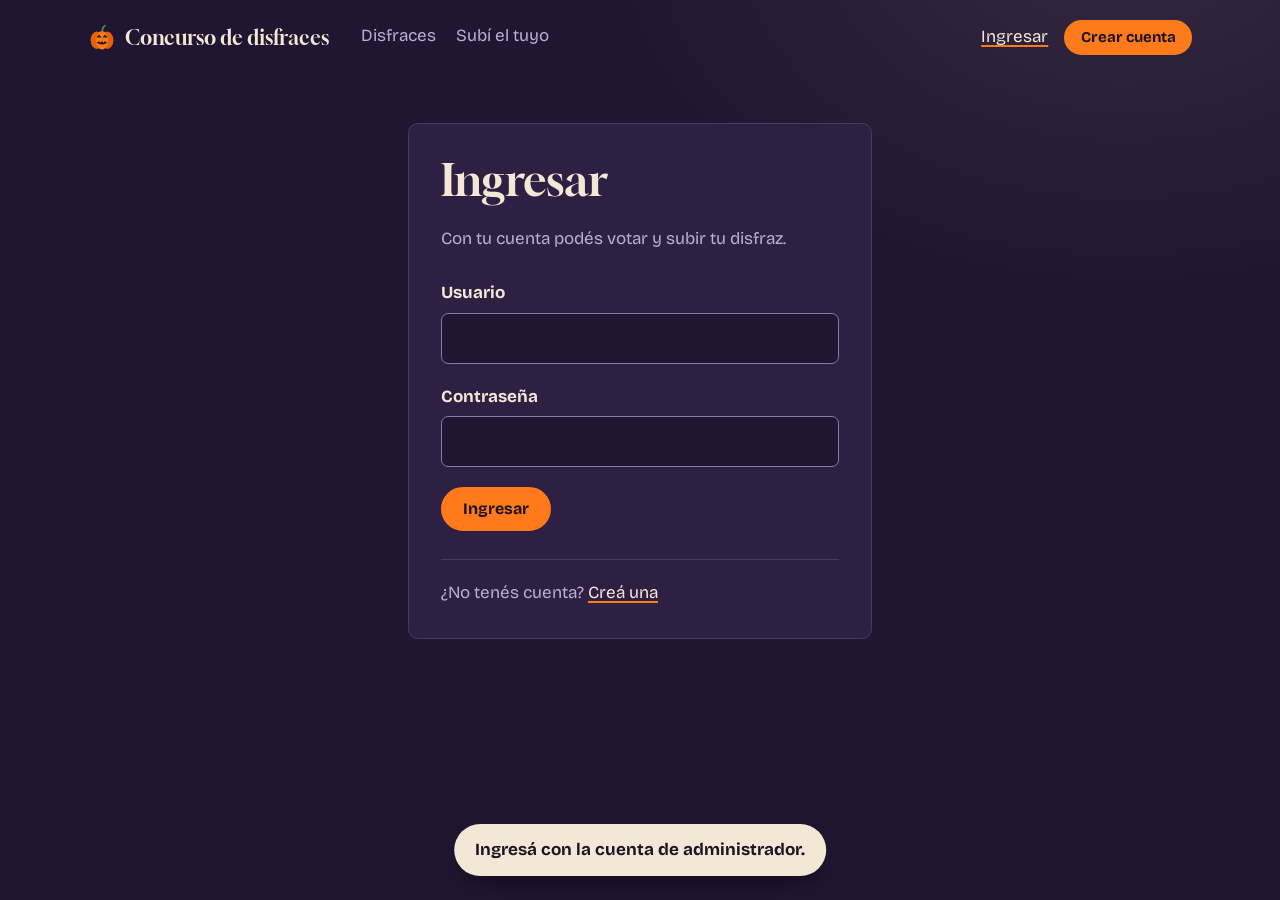
<file: admin.html>
<!doctype html>
<html lang="es-AR">
<head>
  <meta charset="utf-8">
  <meta name="viewport" content="width=device-width, initial-scale=1">
  <meta http-equiv="Content-Security-Policy" content="default-src 'self'; img-src 'self' data: blob:; object-src 'none'; base-uri 'self'; form-action 'self'">
  <meta name="robots" content="noindex">
  <title>Administrar disfraces | Concurso de disfraces de Halloween</title>
  <link rel="icon" href="img/calabaza.svg" type="image/svg+xml">
  <link rel="stylesheet" href="css/estilos.css">
  <script type="module" src="js/admin.js"></script>
</head>
<body>
  <a class="saltar" href="#contenido">Ir al contenido</a>

  <header class="cabecera">
    <a class="marca" href="index.html"><img src="img/calabaza.svg" alt="" width="28" height="28">Concurso de disfraces</a>
    <nav class="menu" aria-label="Principal">
      <a href="index.html">Disfraces</a>
      <a href="subir.html">Subí el tuyo</a>
    </nav>
    <div class="cuenta" id="cuenta"></div>
  </header>

  <main id="contenido" tabindex="-1" class="pagina admin">
    <p class="admin__estado" id="estado" role="status" aria-live="polite">Comprobando permisos…</p>

    <div id="panel" hidden>
      <div class="admin__cabeza">
        <div>
          <h1>Administrar disfraces</h1>
          <p class="admin__resumen" id="resumen" aria-live="polite"></p>
        </div>
        <button class="boton" type="button" id="agregar">Agregar disfraz</button>
      </div>

      <div class="tabla-contenedor">
        <table class="tabla">
          <caption class="solo-lectores">Disfraces del concurso, publicados y eliminados</caption>
          <thead>
            <tr>
              <th scope="col">Foto</th>
              <th scope="col">Disfraz</th>
              <th scope="col" class="tabla__numero">Votos</th>
              <th scope="col">Estado</th>
              <th scope="col"><span class="solo-lectores">Acciones</span></th>
            </tr>
          </thead>
          <tbody id="filas"></tbody>
        </table>
      </div>
    </div>
  </main>

  <dialog class="dialogo" id="dialogo-disfraz" aria-labelledby="dialogo-titulo">
    <form id="formulario" class="formulario" novalidate>
      <h2 id="dialogo-titulo">Agregar disfraz</h2>
      <div class="campo">
        <label for="nombre">Nombre</label>
        <input id="nombre" name="nombre" required minlength="2" maxlength="50" aria-describedby="contador-nombre error-nombre">
        <p class="campo__ayuda campo__contador" id="contador-nombre"></p>
        <p class="campo__error" id="error-nombre"></p>
      </div>
      <div class="campo">
        <label for="descripcion">Descripción</label>
        <textarea id="descripcion" name="descripcion" rows="4" required minlength="5" maxlength="500" aria-describedby="contador-descripcion error-descripcion"></textarea>
        <p class="campo__ayuda campo__contador" id="contador-descripcion"></p>
        <p class="campo__error" id="error-descripcion"></p>
      </div>
      <div class="campo campo--foto">
        <img class="campo__miniatura" id="miniatura" alt="" hidden>
        <div>
          <label for="foto" id="etiqueta-foto">Foto <span class="campo__opcional">(opcional)</span></label>
          <input id="foto" name="foto" type="file" accept="image/jpeg,image/png,image/gif,image/webp" aria-describedby="error-foto">
          <label class="casilla" id="quitar-foto-caja" hidden><input type="checkbox" id="quitar-foto" name="quitar"> Quitar la foto actual</label>
          <p class="campo__error" id="error-foto" aria-live="polite"></p>
        </div>
      </div>
      <p class="formulario__error" role="alert"></p>
      <div class="dialogo__botones">
        <button class="boton boton--secundario" type="button" data-cerrar>Cancelar</button>
        <button class="boton" type="submit" id="guardar">Agregar</button>
      </div>
    </form>
  </dialog>

  <dialog class="dialogo dialogo--chico" id="dialogo-eliminar" aria-labelledby="eliminar-titulo">
    <form method="dialog">
      <h2 id="eliminar-titulo">¿Eliminar este disfraz?</h2>
      <p id="eliminar-texto"></p>
      <div class="dialogo__botones">
        <button class="boton boton--secundario" value="cancelar">Cancelar</button>
        <button class="boton boton--peligro" value="eliminar">Eliminar</button>
      </div>
    </form>
  </dialog>

  <div class="aviso" id="aviso" role="status" aria-live="polite"></div>
</body>
</html>
</file>
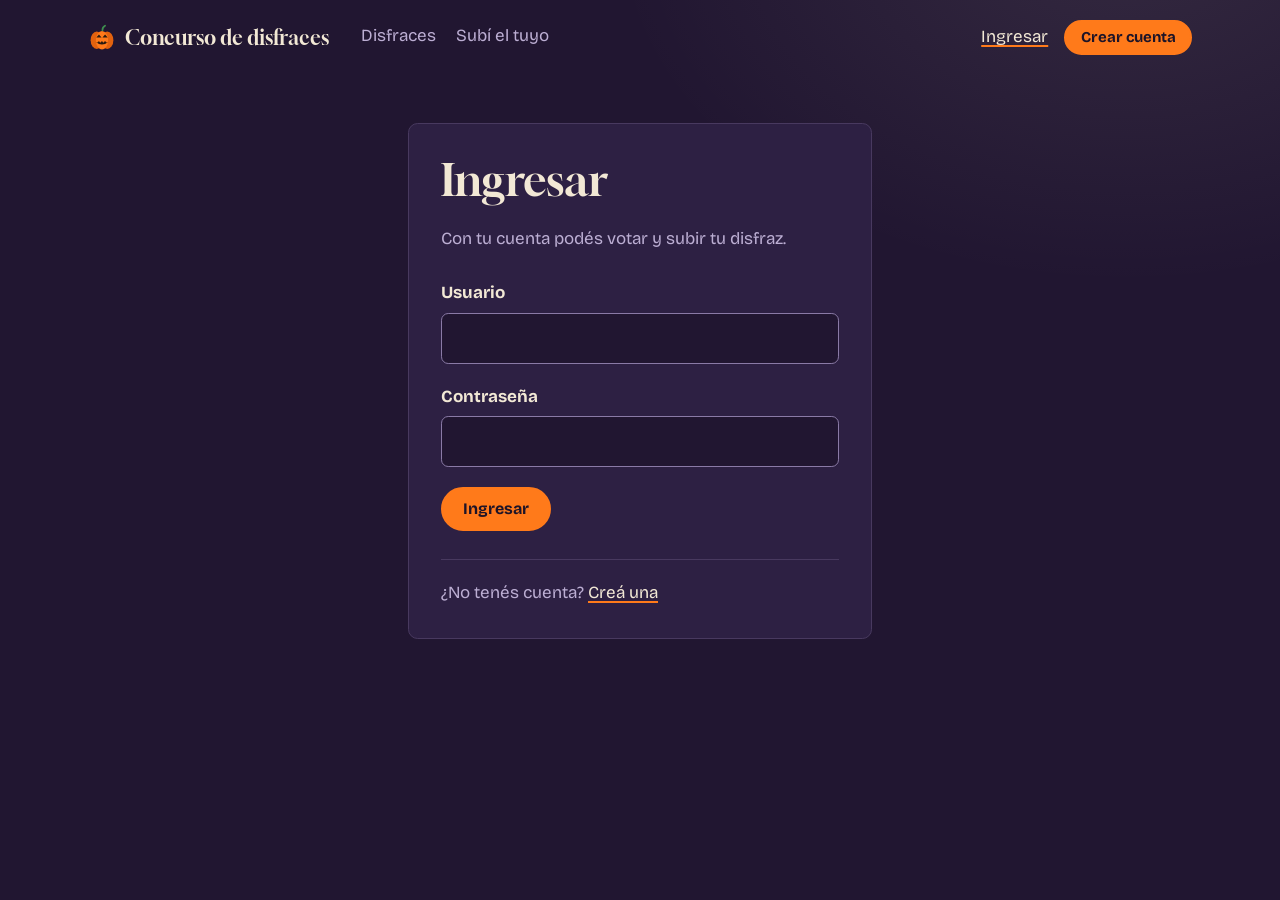
<file: login.html>
<!doctype html>
<html lang="es-AR">
<head>
  <meta charset="utf-8">
  <meta name="viewport" content="width=device-width, initial-scale=1">
  <meta http-equiv="Content-Security-Policy" content="default-src 'self'; img-src 'self' data: blob:; object-src 'none'; base-uri 'self'; form-action 'self'">
  <title>Ingresar | Concurso de disfraces de Halloween</title>
  <link rel="icon" href="img/calabaza.svg" type="image/svg+xml">
  <link rel="stylesheet" href="css/estilos.css">
  <script type="module" src="js/login.js"></script>
</head>
<body>
  <a class="saltar" href="#contenido">Ir al contenido</a>

  <header class="cabecera">
    <a class="marca" href="index.html"><img src="img/calabaza.svg" alt="" width="28" height="28">Concurso de disfraces</a>
    <nav class="menu" aria-label="Principal">
      <a href="index.html">Disfraces</a>
      <a href="subir.html">Subí el tuyo</a>
    </nav>
    <div class="cuenta" id="cuenta"></div>
  </header>

  <main id="contenido" tabindex="-1" class="pagina pagina--angosta">
    <section class="panel" aria-labelledby="titulo">
      <h1 id="titulo">Ingresar</h1>
      <p class="panel__bajada">Con tu cuenta podés votar y subir tu disfraz.</p>

      <form id="formulario" class="formulario" novalidate>
        <div class="campo">
          <label for="nombre">Usuario</label>
          <input id="nombre" name="nombre" autocomplete="username" required maxlength="30" aria-describedby="error-nombre" autocapitalize="none" spellcheck="false">
          <p class="campo__error" id="error-nombre"></p>
        </div>
        <div class="campo">
          <label for="clave">Contraseña</label>
          <input id="clave" name="clave" type="password" autocomplete="current-password" required aria-describedby="error-clave">
          <p class="campo__error" id="error-clave"></p>
        </div>
        <p class="formulario__error" role="alert"></p>
        <button class="boton" type="submit">Ingresar</button>
      </form>

      <p class="panel__alterna">¿No tenés cuenta? <a id="ir-registro" href="registro.html">Creá una</a></p>
    </section>
  </main>

  <div class="aviso" id="aviso" role="status" aria-live="polite"></div>
</body>
</html>
</file>
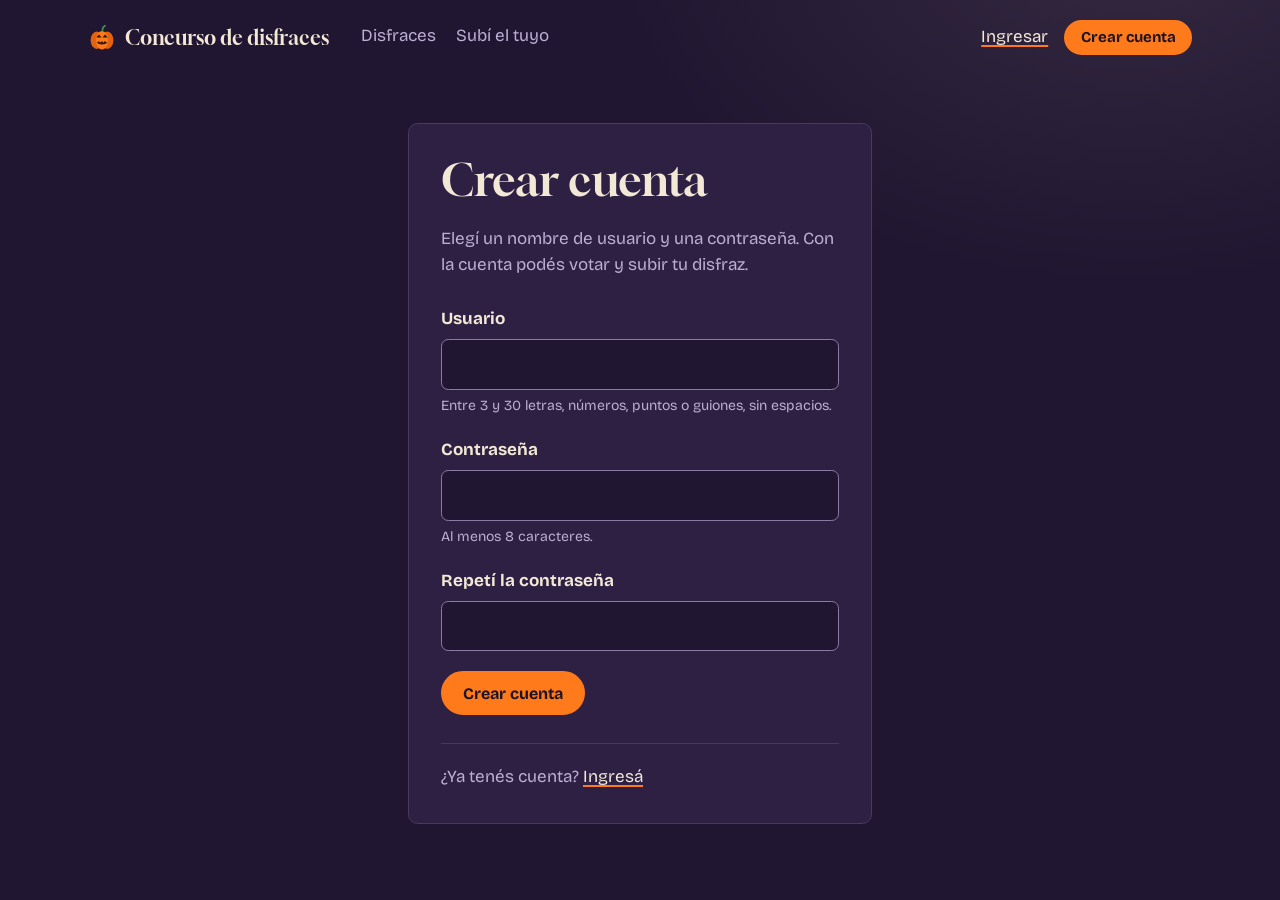
<file: registro.html>
<!doctype html>
<html lang="es-AR">
<head>
  <meta charset="utf-8">
  <meta name="viewport" content="width=device-width, initial-scale=1">
  <meta http-equiv="Content-Security-Policy" content="default-src 'self'; img-src 'self' data: blob:; object-src 'none'; base-uri 'self'; form-action 'self'">
  <title>Crear cuenta | Concurso de disfraces de Halloween</title>
  <link rel="icon" href="img/calabaza.svg" type="image/svg+xml">
  <link rel="stylesheet" href="css/estilos.css">
  <script type="module" src="js/registro.js"></script>
</head>
<body>
  <a class="saltar" href="#contenido">Ir al contenido</a>

  <header class="cabecera">
    <a class="marca" href="index.html"><img src="img/calabaza.svg" alt="" width="28" height="28">Concurso de disfraces</a>
    <nav class="menu" aria-label="Principal">
      <a href="index.html">Disfraces</a>
      <a href="subir.html">Subí el tuyo</a>
    </nav>
    <div class="cuenta" id="cuenta"></div>
  </header>

  <main id="contenido" tabindex="-1" class="pagina pagina--angosta">
    <section class="panel" aria-labelledby="titulo">
      <h1 id="titulo">Crear cuenta</h1>
      <p class="panel__bajada">Elegí un nombre de usuario y una contraseña. Con la cuenta podés votar y subir tu disfraz.</p>

      <form id="formulario" class="formulario" novalidate>
        <div class="campo">
          <label for="nombre">Usuario</label>
          <input id="nombre" name="nombre" autocomplete="username" required minlength="3" maxlength="30" aria-describedby="ayuda-nombre error-nombre" autocapitalize="none" spellcheck="false">
          <p class="campo__ayuda" id="ayuda-nombre">Entre 3 y 30 letras, números, puntos o guiones, sin espacios.</p>
          <p class="campo__error" id="error-nombre"></p>
        </div>
        <div class="campo">
          <label for="clave">Contraseña</label>
          <input id="clave" name="clave" type="password" autocomplete="new-password" required minlength="8" maxlength="72" aria-describedby="ayuda-clave error-clave">
          <p class="campo__ayuda" id="ayuda-clave">Al menos 8 caracteres.</p>
          <p class="campo__error" id="error-clave"></p>
        </div>
        <div class="campo">
          <label for="repetir">Repetí la contraseña</label>
          <input id="repetir" name="repetir" type="password" autocomplete="new-password" required maxlength="72" aria-describedby="error-repetir">
          <p class="campo__error" id="error-repetir"></p>
        </div>
        <p class="formulario__error" role="alert"></p>
        <button class="boton" type="submit">Crear cuenta</button>
      </form>

      <p class="panel__alterna">¿Ya tenés cuenta? <a id="ir-login" href="login.html">Ingresá</a></p>
    </section>
  </main>

  <div class="aviso" id="aviso" role="status" aria-live="polite"></div>
</body>
</html>
</file>
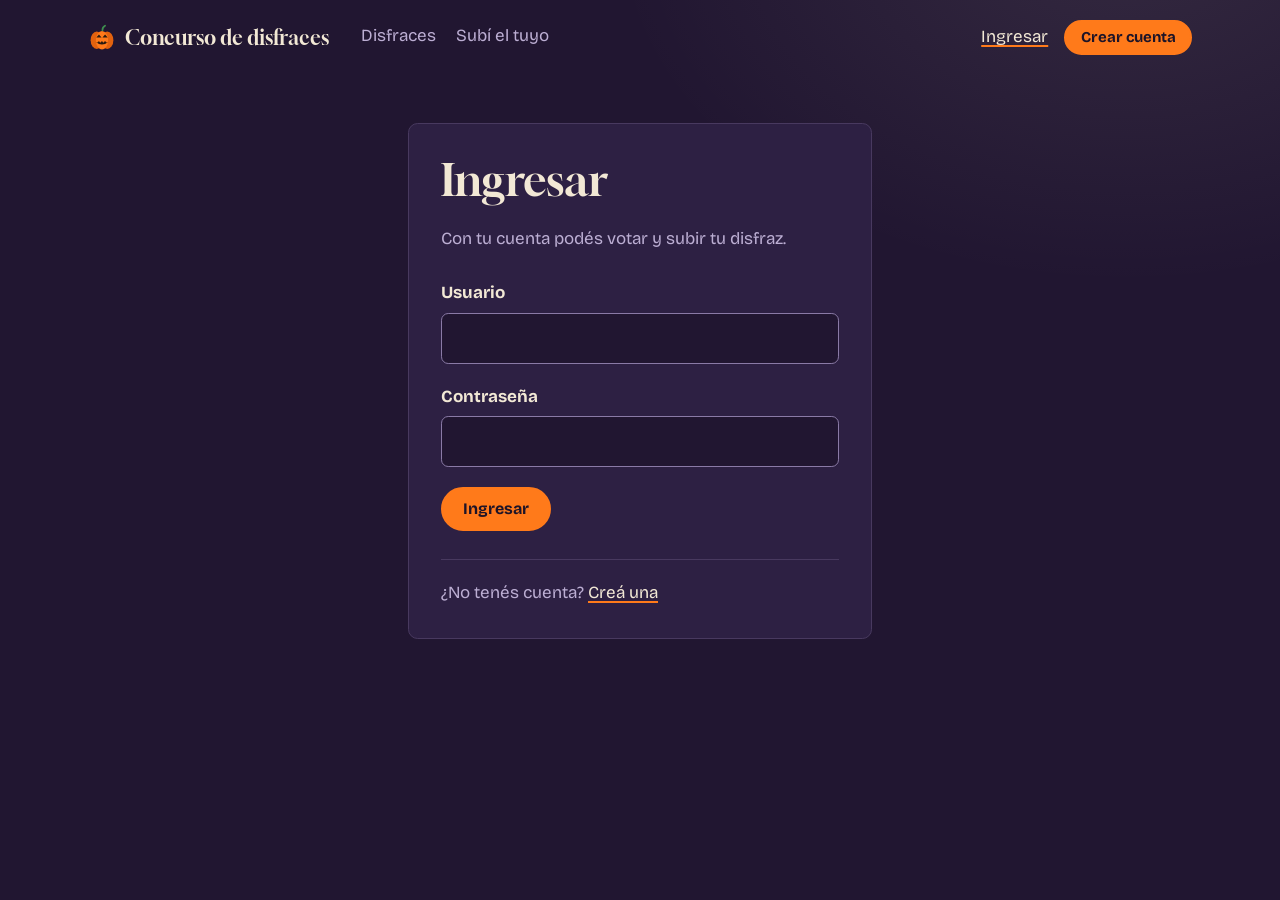
<file: subir.html>
<!doctype html>
<html lang="es-AR">
<head>
  <meta charset="utf-8">
  <meta name="viewport" content="width=device-width, initial-scale=1">
  <meta http-equiv="Content-Security-Policy" content="default-src 'self'; img-src 'self' data: blob:; object-src 'none'; base-uri 'self'; form-action 'self'">
  <title>Subí tu disfraz | Concurso de disfraces de Halloween</title>
  <link rel="icon" href="img/calabaza.svg" type="image/svg+xml">
  <link rel="stylesheet" href="css/estilos.css">
  <script type="module" src="js/subir.js"></script>
</head>
<body>
  <a class="saltar" href="#contenido">Ir al contenido</a>

  <header class="cabecera">
    <a class="marca" href="index.html"><img src="img/calabaza.svg" alt="" width="28" height="28">Concurso de disfraces</a>
    <nav class="menu" aria-label="Principal">
      <a href="index.html">Disfraces</a>
      <a href="subir.html" aria-current="page">Subí el tuyo</a>
    </nav>
    <div class="cuenta" id="cuenta"></div>
  </header>

  <main id="contenido" tabindex="-1" class="pagina pagina--doble">
    <section class="panel" aria-labelledby="titulo">
      <h1 id="titulo">Subí tu disfraz</h1>
      <p class="panel__bajada">Aparece en el muro apenas lo publicás y cualquiera lo puede votar.</p>

      <form id="formulario" class="formulario" novalidate>
        <div class="campo">
          <label for="nombre">Nombre del disfraz</label>
          <input id="nombre" name="nombre" required minlength="2" maxlength="50" aria-describedby="contador-nombre error-nombre">
          <p class="campo__ayuda campo__contador" id="contador-nombre"></p>
          <p class="campo__error" id="error-nombre"></p>
        </div>
        <div class="campo">
          <label for="descripcion">Descripción</label>
          <textarea id="descripcion" name="descripcion" rows="4" required minlength="5" maxlength="500" aria-describedby="contador-descripcion error-descripcion" placeholder="De qué está hecho, cuánto tardaste, algún detalle que no se ve en la foto."></textarea>
          <p class="campo__ayuda campo__contador" id="contador-descripcion"></p>
          <p class="campo__error" id="error-descripcion"></p>
        </div>
        <div class="campo">
          <label for="foto">Foto <span class="campo__opcional">(opcional)</span></label>
          <input id="foto" name="foto" type="file" accept="image/jpeg,image/png,image/gif,image/webp" aria-describedby="ayuda-foto error-foto">
          <p class="campo__ayuda" id="ayuda-foto">JPG, PNG, GIF o WebP. Se achica sola para que pese menos de 64 KB.</p>
          <p class="campo__error" id="error-foto" aria-live="polite"></p>
        </div>
        <p class="formulario__error" role="alert"></p>
        <button class="boton" type="submit">Publicar disfraz</button>
      </form>
    </section>

    <aside class="vista-previa" aria-labelledby="titulo-previa">
      <h2 class="vista-previa__titulo" id="titulo-previa">Así se va a ver en el muro</h2>
      <div id="previa"></div>
      <p class="vista-previa__descripcion" id="previa-descripcion"></p>
    </aside>
  </main>

  <div class="aviso" id="aviso" role="status" aria-live="polite"></div>
</body>
</html>
</file>
<file: css/estilos.css>
/* ==========================================================================
   Concurso de disfraces de Halloween
   Idea visual: el muro de fotos de la fiesta. Cada disfraz es una polaroid
   pegada con cinta, con el nombre escrito a mano, sobre la noche violeta.
   ========================================================================== */

@font-face {
  font-family: 'Gloock';
  src: url('../fonts/gloock.woff') format('woff');
  font-weight: 400;
  font-display: swap;
}
@font-face {
  font-family: 'Bricolage Grotesque';
  src: url('../fonts/bricolage-400.woff') format('woff');
  font-weight: 400;
  font-display: swap;
}
@font-face {
  font-family: 'Bricolage Grotesque';
  src: url('../fonts/bricolage-700.woff') format('woff');
  font-weight: 700;
  font-display: swap;
}
@font-face {
  font-family: 'Nothing You Could Do';
  src: url('../fonts/nothing-you-could-do.woff') format('woff');
  font-weight: 400;
  font-display: swap;
}

:root {
  /* Paleta */
  --noche: #211631;        /* fondo */
  --muro: #2d2043;         /* paneles */
  --muro-borde: #48395f;   /* divisores decorativos */
  --borde-campo: #8a7aa6;  /* bordes de campos y botones: 3,9:1 sobre los paneles (WCAG 1.4.11) */
  --hueso: #f2e8d5;        /* texto y marco de las polaroids */
  --niebla: #bcaed3;       /* texto secundario */
  --tinta: #1d1428;        /* texto sobre fondos claros */
  --calabaza: #ff7a1a;     /* acción principal */
  --calabaza-hondo: #e8630a;
  --sangre: #ff7b8a;       /* errores y eliminar */
  --musgo: #a3dc86;        /* confirmaciones */
  --cinta: rgba(236, 222, 186, 0.72);

  /* Tipografía */
  --fuente-titulo: 'Gloock', Georgia, 'Times New Roman', serif;
  --fuente-texto: 'Bricolage Grotesque', system-ui, -apple-system, 'Segoe UI', Roboto, sans-serif;
  --fuente-mano: 'Nothing You Could Do', 'Segoe Print', 'Bradley Hand', cursive;

  --t-chico: 0.875rem;
  --t-base: 1.0625rem;
  --t-medio: 1.25rem;
  --t-grande: 1.75rem;
  --t-titulo: clamp(2rem, 4vw, 2.75rem);
  --t-portada: clamp(3rem, 8.4vw, 6.4rem);

  --ancho: 72rem;
  --radio: 0.6rem;
  --sombra-foto: 0 1px 1px rgba(0, 0, 0, 0.3), 0 22px 36px -18px rgba(5, 0, 12, 0.85);
}

/* --- Base ----------------------------------------------------------------- */

*,
*::before,
*::after {
  box-sizing: border-box;
}

html {
  -webkit-text-size-adjust: 100%;
  scroll-padding-top: 2rem;
}

body {
  margin: 0;
  min-height: 100vh;
  display: flex;
  flex-direction: column;
  font-family: var(--fuente-texto);
  font-size: var(--t-base);
  line-height: 1.55;
  color: var(--hueso);
  background:
    radial-gradient(52rem 36rem at 88% -8%, rgba(242, 232, 213, 0.09), transparent 62%),
    var(--noche);
}

main {
  flex: 1;
}

main:focus {
  outline: none;
}

h1,
h2,
h3 {
  font-family: var(--fuente-titulo);
  font-weight: 400;
  line-height: 1.08;
  margin: 0 0 0.5em;
}

h1 {
  font-size: var(--t-titulo);
}

h2 {
  font-size: var(--t-grande);
}

p {
  margin: 0 0 1em;
}

a {
  color: var(--hueso);
  text-decoration-color: var(--calabaza);
  text-decoration-thickness: 2px;
  text-underline-offset: 0.2em;
}

a:hover {
  color: var(--calabaza);
}

img {
  max-width: 100%;
}

:focus-visible {
  outline: 3px solid var(--calabaza);
  outline-offset: 3px;
}

[hidden] {
  display: none !important;
}

.solo-lectores {
  position: absolute;
  width: 1px;
  height: 1px;
  overflow: hidden;
  clip: rect(0 0 0 0);
  white-space: nowrap;
}

.saltar {
  position: absolute;
  left: 1rem;
  top: -4rem;
  z-index: 10;
  padding: 0.6rem 1rem;
  background: var(--hueso);
  color: var(--tinta);
  border-radius: var(--radio);
}

.saltar:focus {
  top: 1rem;
}

/* --- Botones --------------------------------------------------------------- */

.boton {
  display: inline-flex;
  align-items: center;
  justify-content: center;
  gap: 0.4em;
  padding: 0.7rem 1.25rem;
  border: 2px solid var(--calabaza);
  border-radius: 999px;
  background: var(--calabaza);
  color: var(--tinta);
  font: 700 1rem/1.1 var(--fuente-texto);
  text-decoration: none;
  cursor: pointer;
  transition: background-color 0.15s, border-color 0.15s, color 0.15s;
}

.boton:hover {
  background: var(--calabaza-hondo);
  border-color: var(--calabaza-hondo);
  color: var(--tinta);
}

.boton:focus-visible {
  outline-color: var(--hueso);
}

/* Mientras espera la respuesta se usa aria-disabled en vez de disabled:
   un botón deshabilitado pierde el foco y quien navega con teclado tendría que volver a empezar. */
.boton[aria-disabled='true'] {
  opacity: 0.6;
  cursor: progress;
}

.boton--secundario {
  background: transparent;
  border-color: var(--borde-campo);
  color: var(--hueso);
}

.boton--secundario:hover {
  background: transparent;
  border-color: var(--hueso);
  color: var(--hueso);
}

.boton--peligro {
  background: var(--sangre);
  border-color: var(--sangre);
}

.boton--peligro:hover {
  background: #ff5d70;
  border-color: #ff5d70;
}

.boton--peligro-suave {
  background: transparent;
  border-color: rgba(255, 123, 138, 0.5);
  color: var(--sangre);
}

.boton--peligro-suave:hover {
  background: transparent;
  border-color: var(--sangre);
  color: var(--sangre);
}

.boton--chico {
  padding: 0.45rem 0.9rem;
  font-size: 0.9375rem;
}

/* --- Cabecera y pie --------------------------------------------------------- */

.cabecera {
  display: flex;
  flex-wrap: wrap;
  align-items: center;
  gap: 0.75rem 2rem;
  width: 100%;
  max-width: var(--ancho);
  margin: 0 auto;
  padding: 1.1rem 1.5rem;
}

.marca {
  display: inline-flex;
  align-items: center;
  gap: 0.55rem;
  font-family: var(--fuente-titulo);
  font-size: var(--t-medio);
  text-decoration: none;
}

.menu {
  display: flex;
  gap: 1.25rem;
}

.menu a {
  color: var(--niebla);
  text-decoration: none;
  padding-block: 0.25rem;
  border-bottom: 2px solid transparent;
}

.menu a:hover,
.menu a[aria-current='page'] {
  color: var(--hueso);
  border-bottom-color: var(--calabaza);
}

.cuenta {
  display: flex;
  align-items: center;
  gap: 1rem;
  margin-left: auto;
  min-height: 2.5rem;
}

.cuenta__nombre {
  color: var(--niebla);
}

.cuenta__enlace {
  background: none;
  border: 0;
  padding: 0;
  font: inherit;
  color: var(--hueso);
  cursor: pointer;
  text-decoration: underline;
  text-decoration-color: var(--calabaza);
  text-decoration-thickness: 2px;
  text-underline-offset: 0.2em;
}

.pie {
  width: 100%;
  max-width: var(--ancho);
  margin: 4rem auto 0;
  padding: 1.5rem;
  border-top: 1px solid var(--muro-borde);
  color: var(--niebla);
  font-size: var(--t-chico);
}

.pie p {
  margin: 0;
}

/* --- Polaroid ------------------------------------------------------------------ */

.polaroid {
  position: relative;
  margin: 0;
  padding: 0.7rem 0.7rem 0;
  background: var(--hueso);
  box-shadow: var(--sombra-foto);
}

/* La cinta que la sostiene en la pared. */
.polaroid::before {
  content: '';
  position: absolute;
  top: -0.8rem;
  left: 50%;
  width: 6.5rem;
  height: 1.7rem;
  background: var(--cinta);
  box-shadow: 0 1px 2px rgba(0, 0, 0, 0.18);
  transform: translateX(-50%) rotate(-4deg);
}

.polaroid__foto {
  aspect-ratio: 4 / 5;
  overflow: hidden;
  background: #3a2c50;
}

.polaroid__foto img {
  display: block;
  width: 100%;
  height: 100%;
  object-fit: cover;
}

.polaroid__foto--vacia {
  display: grid;
  place-items: center;
  background:
    repeating-linear-gradient(-45deg, rgba(255, 255, 255, 0.03) 0 12px, transparent 12px 24px),
    #3a2c50;
  color: var(--niebla);
  font-family: var(--fuente-mano);
  font-size: var(--t-medio);
}

.polaroid__nombre {
  margin: 0;
  min-height: 3.9rem;
  padding: 0.75rem 0.25rem 0.9rem;
  font-family: var(--fuente-mano);
  font-size: 1.4rem;
  line-height: 1.2;
  color: var(--tinta);
  overflow-wrap: anywhere;
}

.polaroid__titulo {
  margin: 0;
  font: inherit;
  color: inherit;
}

.polaroid--grande .polaroid__nombre {
  font-size: 1.75rem;
}

/* --- Portada -------------------------------------------------------------------- */

.portada {
  display: grid;
  grid-template-columns: minmax(0, 1.35fr) minmax(0, 1fr);
  align-items: center;
  gap: 3rem;
  max-width: var(--ancho);
  margin: 0 auto;
  padding: 3.5rem 1.5rem 4.5rem;
}

.portada h1 {
  max-width: 9ch;
  margin-bottom: 1.5rem;
  font-size: var(--t-portada);
  line-height: 0.94;
  letter-spacing: -0.015em;
}

.portada__bajada {
  max-width: 34ch;
  color: var(--niebla);
  font-size: var(--t-medio);
  line-height: 1.5;
  margin-bottom: 1.75rem;
}

.portada__lider {
  position: relative;
  justify-self: center;
  width: min(100%, 20rem);
}

.portada__enlace-lider {
  display: block;
  color: inherit;
  text-decoration: none;
  transform: rotate(3deg);
}

.portada__enlace-lider:hover {
  color: inherit;
}

.portada__enlace-lider:focus-visible {
  outline-offset: 8px;
}

/* Sello circular "Va ganando". */
.sello {
  position: absolute;
  z-index: 2;
  top: -1.6rem;
  left: -2rem;
  display: grid;
  place-content: center;
  width: 7.25rem;
  height: 7.25rem;
  margin: 0;
  border-radius: 50%;
  background: var(--calabaza);
  color: var(--tinta);
  text-align: center;
  line-height: 1;
  transform: rotate(-10deg);
  box-shadow: 0 10px 20px -8px rgba(0, 0, 0, 0.6);
}

.sello__arriba,
.sello__abajo {
  font-size: 0.8125rem;
  font-weight: 700;
}

.sello__numero {
  font-family: var(--fuente-titulo);
  font-size: 2.6rem;
  margin: 0.1rem 0 0.05rem;
}

.lider-vacio {
  display: grid;
  place-items: center;
  aspect-ratio: 4 / 5.6;
  padding: 2rem;
  border: 2px dashed var(--muro-borde);
  transform: rotate(3deg);
  text-align: center;
}

.lider-vacio__texto {
  margin: 0;
  font-family: var(--fuente-mano);
  font-size: var(--t-grande);
  line-height: 1.25;
  color: var(--niebla);
}

/* --- Muro de disfraces ---------------------------------------------------------- */

.muro {
  max-width: var(--ancho);
  margin: 0 auto;
  padding: 0 1.5rem;
}

.muro > h2 {
  margin-bottom: 2.5rem;
  padding-bottom: 0.75rem;
  border-bottom: 1px solid var(--muro-borde);
}

.muro__estado {
  color: var(--niebla);
}

.muro__estado--error {
  color: var(--sangre);
}

.muro__fotos {
  display: grid;
  grid-template-columns: repeat(auto-fill, minmax(15.5rem, 1fr));
  gap: 3.5rem 2.5rem;
  margin: 0;
  padding: 0;
  list-style: none;
}

.tarjeta {
  display: flex;
  flex-direction: column;
  scroll-margin-top: 2rem;
}

/* Cada foto queda pegada un poco torcida, como en una pared de verdad. */
.tarjeta .polaroid {
  transform: rotate(-1.6deg);
}

.tarjeta:nth-child(3n + 2) .polaroid {
  transform: rotate(1.2deg);
}

.tarjeta:nth-child(3n) .polaroid {
  transform: rotate(-0.5deg);
}

.tarjeta:nth-child(4n + 1) .polaroid::before {
  transform: translateX(-56%) rotate(3deg);
}

.tarjeta--destacada .polaroid {
  outline: 3px solid var(--calabaza);
  outline-offset: 6px;
}

.tarjeta__descripcion {
  flex: 1;
  margin: 1.4rem 0 1rem;
  color: var(--niebla);
  font-size: 0.975rem;
  line-height: 1.5;
}

.tarjeta__pie {
  display: flex;
  align-items: center;
  justify-content: space-between;
  gap: 1rem;
  padding-top: 0.9rem;
  border-top: 1px solid var(--muro-borde);
}

.tarjeta__conteo {
  min-width: 0;
}

.votos {
  margin: 0;
  display: flex;
  align-items: baseline;
  gap: 0.35rem;
  color: var(--niebla);
}

.votos__numero {
  font-family: var(--fuente-titulo);
  font-size: 2rem;
  line-height: 1;
  color: var(--hueso);
}

.votos--cambio .votos__numero {
  display: inline-block;
  animation: latido 0.45s ease-out;
}

@keyframes latido {
  40% {
    transform: scale(1.35);
    color: var(--calabaza);
  }
}

.tarjeta__nota {
  margin: 0.15rem 0 0;
  min-height: 1.4em;
  line-height: 1.4;
  font-size: var(--t-chico);
  color: var(--musgo);
}

/* --- Páginas con formulario ---------------------------------------------------- */

.pagina {
  width: 100%;
  max-width: var(--ancho);
  margin: 0 auto;
  padding: 3rem 1.5rem 1rem;
}

.pagina--angosta {
  max-width: 32rem;
}

.pagina--doble {
  display: grid;
  grid-template-columns: minmax(0, 1.2fr) minmax(0, 1fr);
  gap: 4rem;
  align-items: start;
}

.panel {
  padding: 2rem;
  background: var(--muro);
  border: 1px solid var(--muro-borde);
  border-radius: var(--radio);
}

.panel__bajada {
  color: var(--niebla);
  margin-bottom: 1.75rem;
}

.panel__alterna {
  margin: 1.75rem 0 0;
  padding-top: 1.25rem;
  border-top: 1px solid var(--muro-borde);
  color: var(--niebla);
}

.formulario {
  display: grid;
  gap: 1.25rem;
}

.formulario > .boton {
  justify-self: start;
}

.campo label {
  display: block;
  margin-bottom: 0.4rem;
  font-weight: 700;
}

.campo__opcional {
  font-weight: 400;
  color: var(--niebla);
}

.campo input:not([type='checkbox']),
.campo textarea {
  width: 100%;
  padding: 0.7rem 0.85rem;
  border: 1px solid var(--borde-campo);
  border-radius: calc(var(--radio) - 0.15rem);
  background: var(--noche);
  color: var(--hueso);
  font: inherit;
}

.campo textarea {
  resize: vertical;
  min-height: 7rem;
}

.campo ::placeholder {
  color: var(--niebla);
  opacity: 1;
}

.campo input:focus,
.campo textarea:focus {
  border-color: var(--calabaza);
  outline: 2px solid var(--calabaza);
  outline-offset: 0;
}

.campo input[type='file'] {
  padding: 0.55rem;
  cursor: pointer;
}

.campo input[type='file']::file-selector-button {
  margin-right: 0.8rem;
  padding: 0.4rem 0.9rem;
  border: 1px solid var(--borde-campo);
  border-radius: 999px;
  background: var(--muro);
  color: var(--hueso);
  font: inherit;
  cursor: pointer;
}

.campo [aria-invalid='true'] {
  border-color: var(--sangre);
}

.campo__ayuda {
  margin: 0.35rem 0 0;
  font-size: var(--t-chico);
  color: var(--niebla);
}

/* Cuando aparece el error, reemplaza a la ayuda (dicen casi lo mismo). */
.campo__ayuda:not(.campo__contador):has(~ .campo__error:not(:empty)) {
  display: none;
}

.campo__contador {
  text-align: right;
  font-variant-numeric: tabular-nums;
}

.campo__error,
.formulario__error {
  margin: 0.35rem 0 0;
  font-size: var(--t-chico);
  color: var(--sangre);
}

.campo__error:empty,
.formulario__error:empty {
  display: none;
}

.formulario__error {
  margin: 0;
  padding: 0.75rem 1rem;
  border: 1px solid rgba(255, 123, 138, 0.45);
  border-radius: calc(var(--radio) - 0.15rem);
  font-size: var(--t-base);
}

.campo--foto {
  display: flex;
  gap: 1rem;
  align-items: flex-start;
}

.campo--foto > div {
  flex: 1;
  min-width: 0;
}

.campo__miniatura {
  width: 4.5rem;
  height: 5.6rem;
  object-fit: cover;
  border: 0.3rem solid var(--hueso);
}

.casilla {
  display: flex !important;
  align-items: center;
  gap: 0.5rem;
  margin: 0.6rem 0 0 !important;
  font-weight: 400 !important;
  cursor: pointer;
}

.casilla input {
  width: 1.5rem;
  height: 1.5rem;
  margin: 0;
  accent-color: var(--calabaza);
}

/* Vista previa en "Subí tu disfraz" */
.vista-previa {
  position: sticky;
  top: 2rem;
  padding-top: 1rem;
}

.vista-previa__titulo {
  margin-bottom: 2rem;
  font-family: var(--fuente-texto);
  font-size: var(--t-base);
  font-weight: 400;
  color: var(--niebla);
}

.vista-previa .polaroid {
  max-width: 19rem;
  transform: rotate(2deg);
}

.vista-previa__descripcion {
  max-width: 19rem;
  margin-top: 1.5rem;
  color: var(--niebla);
  overflow-wrap: anywhere;
  white-space: pre-line;
}

/* --- Administración -------------------------------------------------------------- */

.admin__estado {
  color: var(--niebla);
}

.admin__cabeza {
  display: flex;
  flex-wrap: wrap;
  align-items: flex-end;
  justify-content: space-between;
  gap: 1rem 2rem;
  margin-bottom: 2rem;
}

.admin__cabeza h1 {
  margin-bottom: 0.25rem;
}

.admin__resumen {
  margin: 0;
  color: var(--niebla);
}

.tabla-contenedor {
  overflow-x: auto;
  border: 1px solid var(--muro-borde);
  border-radius: var(--radio);
  background: var(--muro);
}

.tabla {
  width: 100%;
  min-width: 40rem;
  border-collapse: collapse;
}

.tabla th {
  padding: 0.8rem 1rem;
  font-size: var(--t-chico);
  font-weight: 700;
  color: var(--niebla);
  text-align: left;
  border-bottom: 1px solid var(--muro-borde);
}

.tabla td {
  padding: 0.85rem 1rem;
  vertical-align: middle;
  border-bottom: 1px solid var(--muro-borde);
}

.tabla tbody tr:last-child td {
  border-bottom: 0;
}

.tabla__foto {
  width: 4.5rem;
}

.tabla__foto img {
  display: block;
  width: 3rem;
  height: 3.75rem;
  object-fit: cover;
  border: 0.2rem solid var(--hueso);
}

.tabla__sin-foto {
  display: grid;
  place-items: center;
  width: 3rem;
  height: 3.75rem;
  border: 1px dashed var(--muro-borde);
  font-size: 0.7rem;
  line-height: 1.1;
  text-align: center;
  color: var(--niebla);
}

.tabla__disfraz strong {
  display: block;
}

.tabla__descripcion {
  display: -webkit-box;
  max-width: 34rem;
  overflow: hidden;
  -webkit-line-clamp: 2;
  -webkit-box-orient: vertical;
  font-size: var(--t-chico);
  color: var(--niebla);
}

.tabla__numero {
  text-align: right;
  font-variant-numeric: tabular-nums;
}

td.tabla__numero {
  font-family: var(--fuente-titulo);
  font-size: var(--t-medio);
}

.tabla__acciones {
  white-space: nowrap;
  text-align: right;
}

.tabla__acciones .boton + .boton {
  margin-left: 0.5rem;
}

/* Eliminado: la foto se apaga y el texto pasa a gris, sin bajar de 4,5:1 de contraste. */
.tabla__fila--eliminada .tabla__foto img {
  opacity: 0.45;
  filter: grayscale(1);
}

.tabla__fila--eliminada .tabla__disfraz strong,
.tabla__fila--eliminada td.tabla__numero {
  color: var(--niebla);
}

.tabla__vacia {
  padding: 2rem 1rem !important;
  color: var(--niebla);
  text-align: center;
}

.etiqueta {
  display: inline-block;
  padding: 0.2rem 0.6rem;
  border-radius: 999px;
  font-size: var(--t-chico);
  font-weight: 700;
}

.etiqueta--publicado {
  background: rgba(163, 220, 134, 0.14);
  color: var(--musgo);
}

.etiqueta--eliminado {
  background: rgba(255, 123, 138, 0.14);
  color: var(--sangre);
}

/* --- Diálogos -------------------------------------------------------------------- */

.dialogo {
  width: min(36rem, calc(100% - 2rem));
  padding: 2rem;
  border: 1px solid var(--muro-borde);
  border-radius: var(--radio);
  background: var(--muro);
  color: var(--hueso);
}

.dialogo--chico {
  width: min(28rem, calc(100% - 2rem));
}

.dialogo::backdrop {
  background: rgba(12, 6, 20, 0.75);
}

.dialogo h2 {
  margin-bottom: 1rem;
}

.dialogo__botones {
  display: flex;
  justify-content: flex-end;
  gap: 0.75rem;
  margin-top: 0.5rem;
}

/* --- Avisos ---------------------------------------------------------------------- */

.aviso {
  position: fixed;
  left: 50%;
  bottom: 1.5rem;
  z-index: 20;
  max-width: calc(100% - 2rem);
  padding: 0.8rem 1.3rem;
  border-radius: 999px;
  background: var(--hueso);
  color: var(--tinta);
  font-weight: 700;
  box-shadow: 0 12px 30px -10px rgba(0, 0, 0, 0.6);
  visibility: hidden;
  pointer-events: none;
  transform: translate(-50%, 1rem);
  transition: transform 0.2s, visibility 0s linear 0.2s;
}

.aviso--visible {
  visibility: visible;
  transform: translate(-50%, 0);
  transition: transform 0.2s;
}

.aviso--error {
  background: var(--sangre);
}

/* --- Pantallas chicas ------------------------------------------------------------ */

@media (max-width: 52rem) {
  .portada,
  .pagina--doble {
    grid-template-columns: 1fr;
  }

  .portada {
    gap: 3.5rem;
    padding-top: 2rem;
  }

  .portada__lider {
    width: min(78%, 17rem);
  }

  .vista-previa {
    position: static;
  }
}

@media (max-width: 34rem) {
  .cabecera {
    gap: 0.5rem 1.25rem;
  }

  .cuenta {
    width: 100%;
    margin-left: 0;
  }

  .panel,
  .dialogo {
    padding: 1.5rem;
  }

  .sello {
    left: -1rem;
    width: 6.25rem;
    height: 6.25rem;
  }
}

@media (prefers-reduced-motion: reduce) {
  *,
  *::before,
  *::after {
    animation: none !important;
    transition: none !important;
  }
}
</file>
